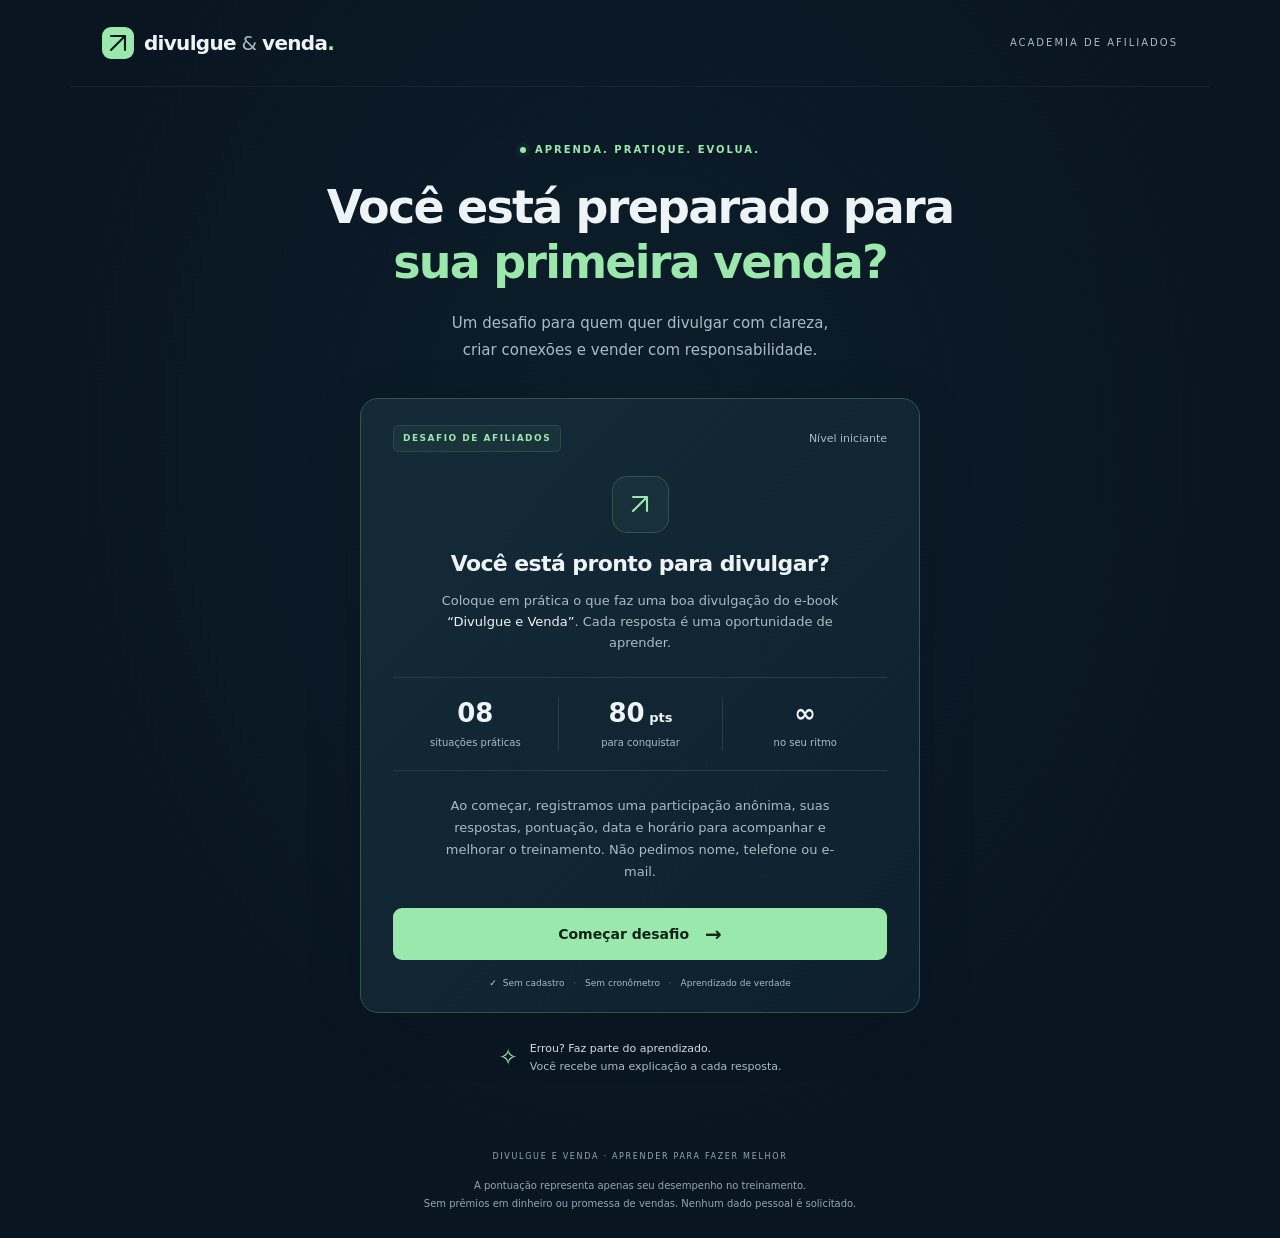
<file: index.html>
<!doctype html>
<html lang="pt-BR">
<head>
  <meta charset="utf-8">
  <meta name="viewport" content="width=device-width, initial-scale=1">
  <meta name="theme-color" content="#091622">
  <link rel="icon" href="data:image/svg+xml,%3Csvg xmlns='http://www.w3.org/2000/svg' viewBox='0 0 32 32'%3E%3Crect width='32' height='32' rx='8' fill='%239ae8ab'/%3E%3Cpath d='M9 23 23 9M9 9h14v14' fill='none' stroke='%23091622' stroke-width='2'/%3E%3C/svg%3E">
  <title>Desafio de afiliados · Divulgue e Venda</title>
  <link rel="stylesheet" href="styles.css">
  <script src="quiz-content.js" defer></script>
  <script src="app.js" defer></script>
</head>
<body>
  <header class="header"><a class="brand" href="./" aria-label="Divulgue e Venda, início"><span class="brand-icon" aria-hidden="true"><svg viewBox="0 0 24 24" width="28" height="28" fill="none" stroke="currentColor" stroke-width="1.8" stroke-linecap="round" stroke-linejoin="round" aria-hidden="true"><path d="M6 18 18 6M6 6h12v12"/></svg></span><span>divulgue<span class="brand-light"> & </span>venda<span class="brand-dot">.</span></span></a><span class="header-label">ACADEMIA DE AFILIADOS</span></header>
  <main id="main">
    <section id="welcome" class="welcome" aria-labelledby="welcome-title">
      <div class="eyebrow"><span class="live-dot"></span> APRENDA. PRATIQUE. EVOLUA.</div>
      <h1 id="welcome-title">Você está preparado para<br><span>sua primeira venda?</span></h1>
      <p class="intro">Um desafio para quem quer divulgar com clareza,<br class="desktop-break"> criar conexões e vender com responsabilidade.</p>
      <div class="challenge-card">
        <div class="card-top"><span class="tag">DESAFIO DE AFILIADOS</span><span class="level">Nível iniciante</span></div>
        <div class="challenge-icon" aria-hidden="true"><svg viewBox="0 0 24 24" width="28" height="28" fill="none" stroke="currentColor" stroke-width="1.8" stroke-linecap="round" stroke-linejoin="round" aria-hidden="true"><path d="M6 18 18 6M6 6h12v12"/></svg></div>
        <h2>Você está pronto para divulgar?</h2>
        <p>Coloque em prática o que faz uma boa divulgação do e-book <strong>“Divulgue e Venda”</strong>. Cada resposta é uma oportunidade de aprender.</p>
        <div class="stats"><div><strong>08</strong><span>situações práticas</span></div><div><strong>80<span class="unit"> pts</span></strong><span>para conquistar</span></div><div><strong>∞</strong><span>no seu ritmo</span></div></div>
        <p class="privacy-note">Ao começar, registramos uma participação anônima, suas respostas, pontuação, data e horário para acompanhar e melhorar o treinamento. Não pedimos nome, telefone ou e-mail.</p>
        <button id="start" class="primary">Começar desafio <span aria-hidden="true">→</span></button>
        <div class="card-note"><span aria-hidden="true">✓</span> Sem cadastro <span class="note-divider">·</span> Sem cronômetro <span class="note-divider">·</span> Aprendizado de verdade</div>
      </div>
      <div class="learning-note"><span aria-hidden="true">✧</span><p>Errou? Faz parte do aprendizado.<br><span>Você recebe uma explicação a cada resposta.</span></p></div>
    </section>
    <section id="quiz" class="quiz hidden" aria-labelledby="question-title">
      <div class="eyebrow">SEU TREINAMENTO, UM PASSO DE CADA VEZ</div>
      <div class="quiz-top"><span id="question-count"></span><span class="score-badge"><span aria-hidden="true">✧</span> <span id="score">0</span> pontos</span></div>
      <progress id="progress" max="8" value="0" aria-label="Perguntas respondidas"></progress>
      <div class="question-card"><span id="topic" class="tag"></span><h1 id="question-title" tabindex="-1"></h1><p class="question-hint">Escolha uma alternativa.</p><div id="answers" class="answers"></div><div id="feedback" class="feedback hidden" role="status"></div><button id="next" class="primary hidden">Próxima pergunta <span aria-hidden="true">→</span></button></div>
      <p class="pace-note">Sem pressa. O importante é entender cada escolha.</p>
    </section>
    <section id="result" class="result hidden" aria-labelledby="result-title"></section>
    <div class="save-notice"><p id="save-status" role="status"></p><button id="retry-save" class="hidden" type="button">Tentar salvar novamente</button></div>
  </main>
  <footer><span>DIVULGUE E VENDA · APRENDER PARA FAZER MELHOR</span><p>A pontuação representa apenas seu desempenho no treinamento.<br>Sem prêmios em dinheiro ou promessa de vendas. Nenhum dado pessoal é solicitado.</p></footer>
</body>
</html>
</file>
<file: styles.css>
:root{color-scheme:dark;--bg:#091622;--panel:#102332;--line:#243b49;--text:#eef4f6;--muted:#a9bbc5;--green:#9ae8ab;--bright:#a8efb8}*{box-sizing:border-box}body{margin:0;background:radial-gradient(ellipse at 50% 36%,#132e394f,transparent 65%),var(--bg);color:var(--text);font-family:Inter,ui-sans-serif,system-ui,-apple-system,BlinkMacSystemFont,"Segoe UI",sans-serif;line-height:1.6;min-height:100vh}button,a{-webkit-tap-highlight-color:transparent}button{font:inherit;cursor:pointer}button:focus-visible,a:focus-visible{outline:3px solid #c6f8d0;outline-offset:5px}.header{max-width:1140px;margin:auto;padding:27px 32px;display:flex;align-items:center;justify-content:space-between;border-bottom:1px solid #ffffff0d}.brand{display:flex;align-items:center;gap:10px;color:var(--text);text-decoration:none;font-weight:750;letter-spacing:-.7px;font-size:20px}.brand-icon{display:grid;place-items:center;background:var(--green);color:var(--bg);width:32px;height:32px;border-radius:9px;font-size:25px}.brand-light{font-weight:400;color:var(--muted)}.brand-dot{color:var(--green)}.header-label{font-size:10px;letter-spacing:2px;color:var(--muted)}main{max-width:1000px;margin:auto;padding:55px 24px 30px}.welcome{text-align:center}.eyebrow{display:flex;align-items:center;justify-content:center;gap:9px;font-size:10px;font-weight:650;letter-spacing:2px;color:var(--green)}.live-dot{width:6px;height:6px;background:var(--green);border-radius:50%;box-shadow:0 0 0 4px #9ae8ab0c}h1{font-size:46px;line-height:1.2;letter-spacing:-1.8px;font-weight:650;margin:22px 0 20px}h1 span{color:var(--green)}.intro{font-size:15px;color:var(--muted);line-height:1.8;margin-bottom:34px}.challenge-card{max-width:560px;margin:auto;padding:26px 32px 22px;background:linear-gradient(135deg,#142b37,#0e202e);border:1px solid #355346;border-radius:18px;box-shadow:0 16px 60px #0002}.card-top{display:flex;justify-content:space-between;align-items:center}.tag{font-size:9px;letter-spacing:1.5px;font-weight:700;color:var(--green);background:#9ae8ab0c;border:1px solid #9ae8ab21;border-radius:5px;padding:5px 9px}.level{font-size:11px;color:var(--muted)}.challenge-icon{margin:24px auto 13px;border:1px solid #9ae8ab30;background:#9ae8ab0c;border-radius:15px;width:57px;height:57px;display:grid;place-items:center;font-size:34px;color:var(--green)}h2{font-size:22px;letter-spacing:-.6px;margin:10px 0}.challenge-card>p{font-size:13px;color:var(--muted);max-width:420px;margin:10px auto 24px}.challenge-card strong{color:var(--text);font-weight:500}.stats{display:grid;grid-template-columns:repeat(3,1fr);padding:19px 0;border-block:1px solid var(--line);margin-bottom:24px}.stats>div{display:flex;flex-direction:column}.stats>div+div{border-left:1px solid var(--line)}.stats strong{font-size:26px;line-height:1.3;font-weight:650}.stats span{font-size:10px;color:var(--muted);margin-top:4px}.stats .unit{font-size:13px;color:var(--text)}.primary{display:flex;justify-content:center;align-items:center;gap:16px;width:100%;border:1px solid transparent;border-radius:9px;background:var(--green);color:#10231b;font-size:14px;font-weight:750;padding:14px 20px;transition:background .15s,transform .15s}.primary:hover{background:#bcf8c9;transform:translateY(-1px)}.primary span{font-size:20px;line-height:1}.card-note{font-size:9px;color:var(--muted);margin-top:16px}.card-note>span:first-child{color:var(--green);margin-right:3px}.note-divider{margin:0 6px;color:#627e8b}.learning-note{display:flex;justify-content:center;align-items:center;gap:12px;margin:26px 0 0;color:var(--green)}.learning-note>span{font-size:23px}.learning-note p{text-align:left;font-size:11px;color:#d0dde1;margin:0}.learning-note p span{color:var(--muted)}footer{text-align:center;padding:15px 24px 25px;color:#91a7b3}footer>span{font-size:8px;letter-spacing:1.7px}footer p{font-size:10px;line-height:1.8;margin:10px 0 0}.hidden{display:none!important}.quiz,.result{max-width:650px;margin:0 auto}.quiz-top{display:flex;justify-content:space-between;align-items:center;margin:28px 0 12px;font-size:13px;color:var(--muted)}.score-badge{color:var(--green);border:1px solid #9ae8ab30;border-radius:30px;padding:6px 13px}progress{display:block;width:100%;height:6px;border:0;border-radius:10px;overflow:hidden;background:#243b49;margin-bottom:24px}progress::-webkit-progress-bar{background:#243b49}progress::-webkit-progress-value{background:var(--green);transition:width .3s}progress::-moz-progress-bar{background:var(--green)}.question-card,.result-card{background:var(--panel);border:1px solid var(--line);padding:30px;border-radius:16px}.question-card h1{font-size:25px;letter-spacing:-.6px;line-height:1.4;margin:20px 0 10px}.question-hint{font-size:12px;color:var(--muted);margin-bottom:20px}.answers{display:grid;gap:12px}.answer{display:flex;align-items:center;gap:14px;text-align:left;background:#0b1b28;border:1px solid #324957;color:var(--text);padding:15px;border-radius:9px;font-size:14px;line-height:1.5}.answer-letter{flex-shrink:0;display:grid;place-items:center;width:28px;height:28px;border:1px solid #3e5562;border-radius:6px;font-size:12px;color:var(--muted)}.answer:hover:enabled{border-color:var(--green);background:#18342f}.answer.correct{border-color:var(--green);background:#163c32}.answer.wrong{border-color:#f3aaa3;background:#3b282e}.answer:disabled{cursor:default}.feedback{margin:20px 0;padding:16px;border-left:3px solid var(--green);background:#9ae8ab0a;border-radius:0 8px 8px 0;font-size:14px}.feedback strong{display:block;color:var(--green);margin-bottom:5px}.feedback.error{border-color:#f3aaa3}.feedback.error strong{color:#f3bcb7}.question-card .primary{margin-top:20px}.pace-note{text-align:center;color:var(--muted);font-size:11px;margin:22px 0}.result{text-align:center}.result h1{font-size:34px}.result-score{font-size:56px;line-height:1.2;color:var(--green);font-weight:700;margin:24px 0 8px}.result-score span{font-size:19px;color:var(--muted);font-weight:400}.result-card>p{font-size:14px;color:var(--muted)}.review,.mission{text-align:left;margin-top:25px;padding:20px;background:#091b27;border-radius:10px;border:1px solid var(--line)}.review h2,.mission h2{font-size:17px;color:var(--green)}.review ul{padding-left:20px;font-size:13px;color:var(--muted)}.review li+li{margin-top:10px}.mission{border-color:#9ae8ab44}.mission p{font-size:15px}.mission small{display:block;color:var(--muted);font-size:11px}.result .primary{margin-top:25px}@media(min-width:1500px){main{padding-top:75px}}@media(max-width:600px){.header{padding:20px}.brand{font-size:17px}.header-label{font-size:8px;letter-spacing:1px;max-width:90px;text-align:right}main{padding:35px 18px 22px}h1{font-size:34px;letter-spacing:-1.2px}.eyebrow{font-size:8px;letter-spacing:1.5px}.intro{font-size:14px}.desktop-break{display:none}.challenge-card{padding:22px 20px}.tag{font-size:8px;letter-spacing:1px}.level{font-size:10px}h2{font-size:20px}.stats span{font-size:9px}.card-note{font-size:8px}.note-divider{margin:0 3px}.question-card,.result-card{padding:23px 19px}.question-card h1{font-size:23px}.answer{font-size:13px;padding:13px;gap:10px}.result h1{font-size:30px}footer{padding-inline:20px}.result-score{font-size:48px}}@media(prefers-reduced-motion:reduce){*{transition:none!important;scroll-behavior:auto!important}}

.result-intro{color:var(--muted);font-size:15px;line-height:1.8;margin:0 auto 28px;max-width:560px}
.purchase,.contact{text-align:left;margin-top:25px;padding:24px 20px;border:1px solid var(--line);border-radius:12px;background:#091b27}
.purchase{background:linear-gradient(135deg,#193b32,#102936);border-color:#9ae8ab55}
.purchase h2,.contact h2{font-size:22px;line-height:1.4;margin:16px 0 12px;letter-spacing:-.5px}
.purchase p,.contact p{font-size:14px;color:var(--muted)}
.purchase strong{color:var(--text)}
.purchase .product-scope{font-size:12px;line-height:1.7}
.purchase .price{display:flex;flex-wrap:wrap;align-items:baseline;gap:10px;font-size:34px;font-weight:750;color:var(--green);margin:22px 0 0}
.price span{font-size:12px;color:var(--muted);font-weight:400}
.result a.primary{text-decoration:none;text-align:center;line-height:1.5;min-height:52px}
.result .secondary{background:transparent;color:var(--green);border-color:#9ae8ab70}
.result .secondary:hover{background:#9ae8ab12}
.purchase small,.contact small{display:block;color:var(--muted);font-size:11px;line-height:1.6;text-align:center;margin-top:12px}
@media(max-width:600px){.purchase,.contact{padding:20px 16px}.purchase h2,.contact h2{font-size:20px}.result a.primary{font-size:12px;padding:14px 10px;overflow-wrap:anywhere}}
.privacy-note{color:var(--muted);font-size:11px;line-height:1.7;margin:0 0 18px}.save-notice{max-width:650px;margin:20px auto;text-align:center;font-size:12px;color:var(--muted)}#retry-save{background:transparent;border:1px solid var(--green);border-radius:7px;padding:8px 12px;color:var(--green)}
</file>
